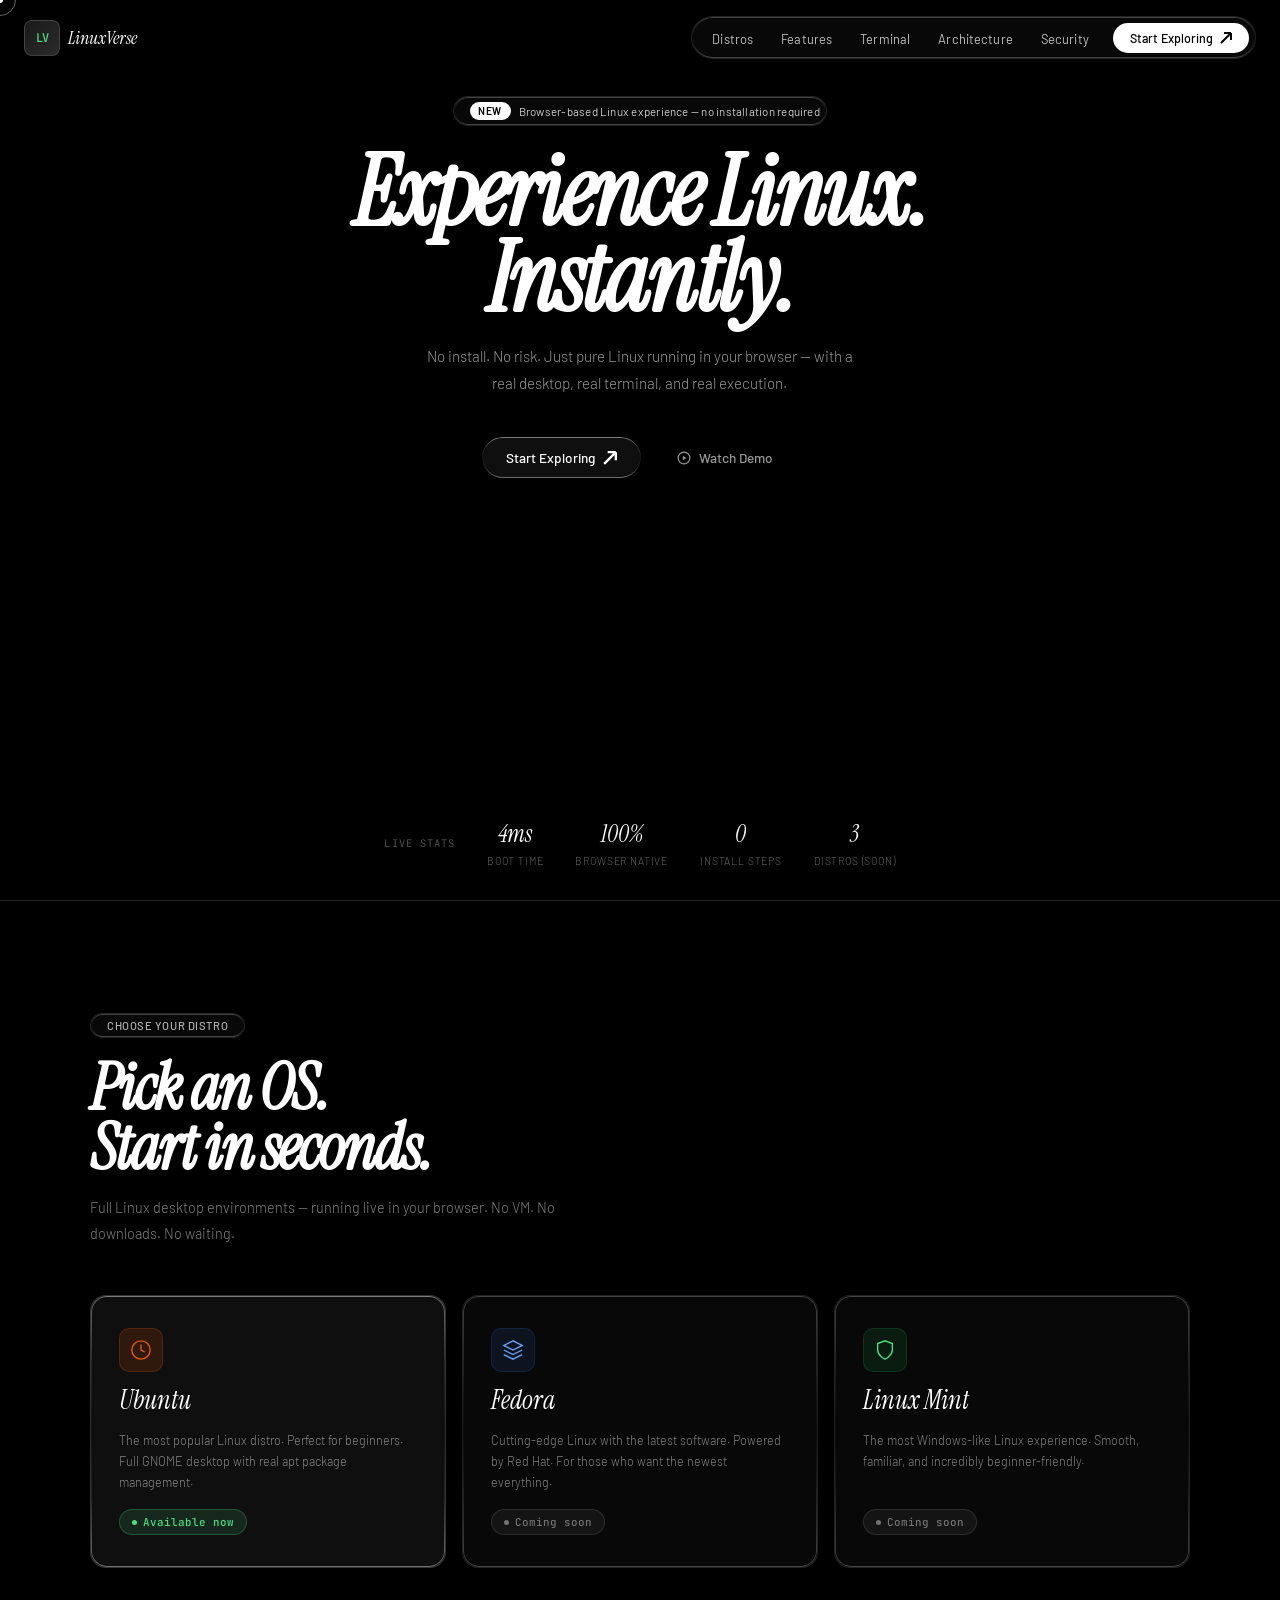
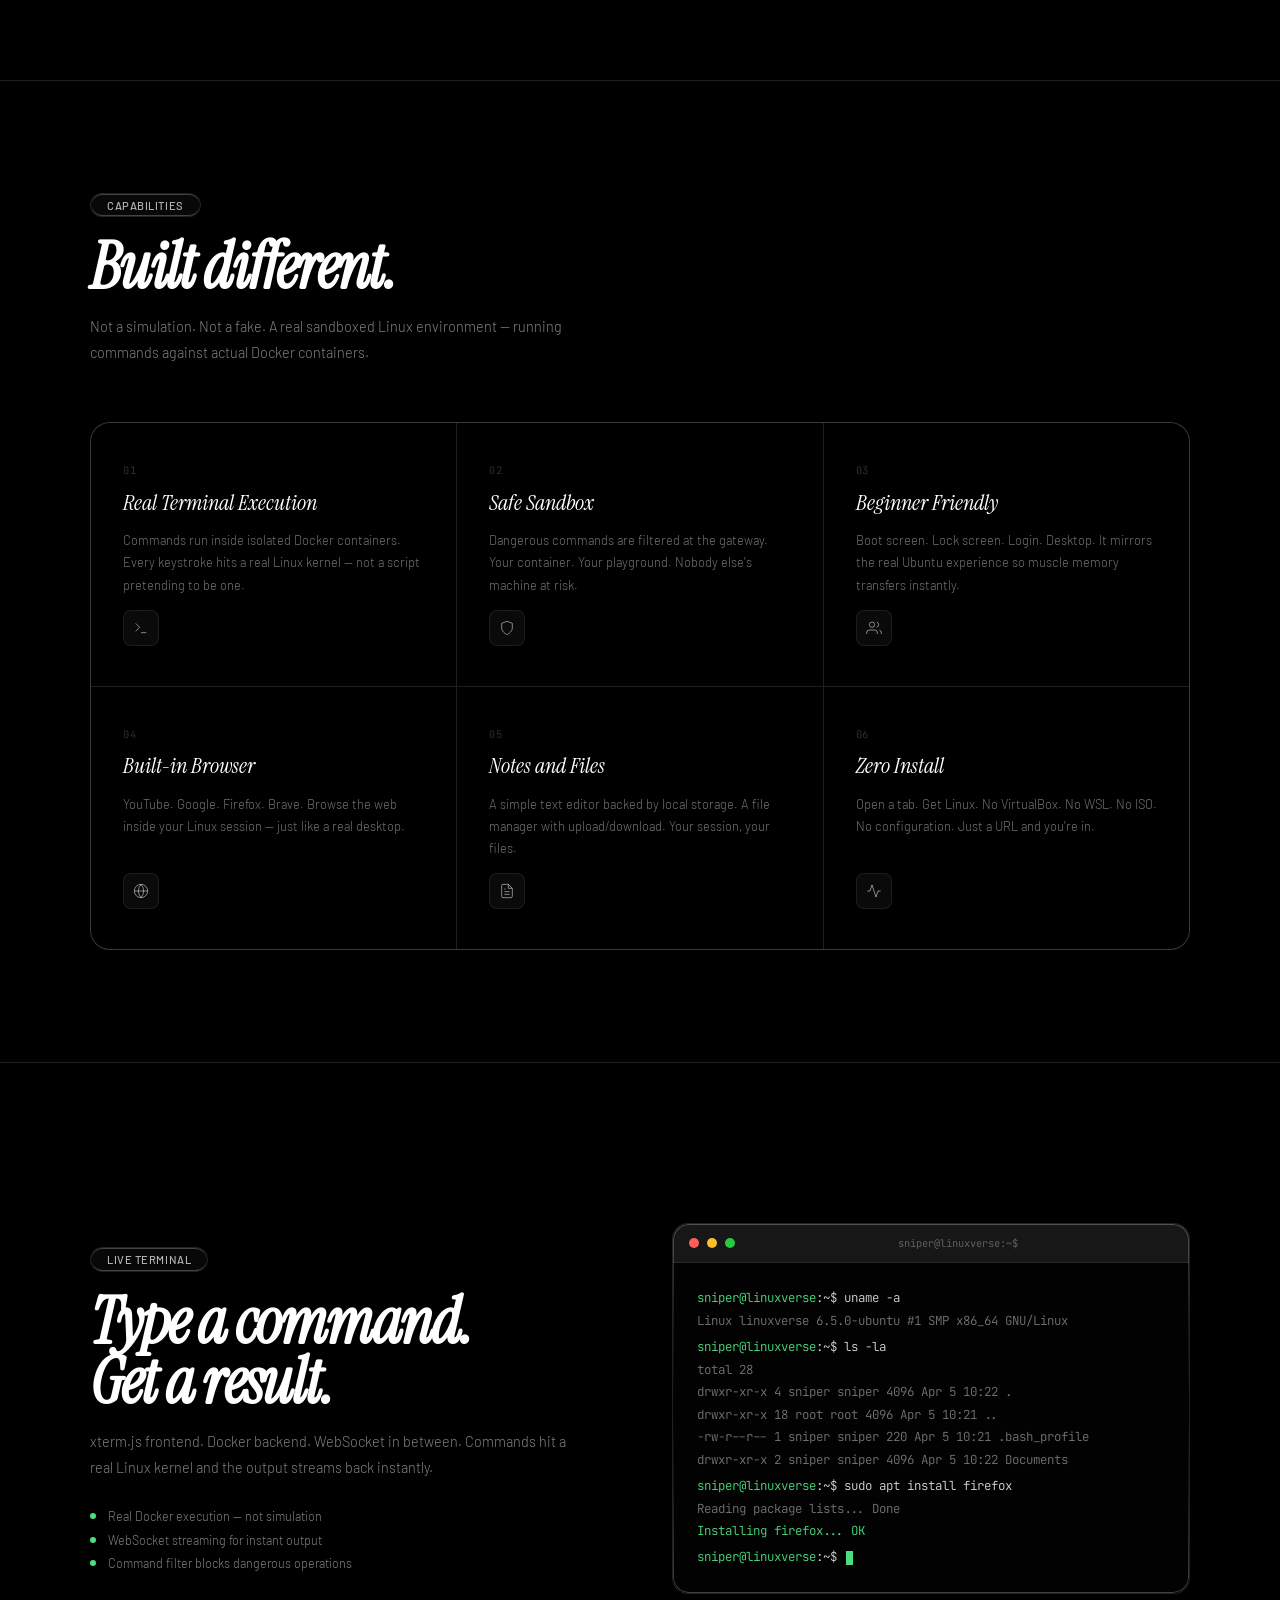
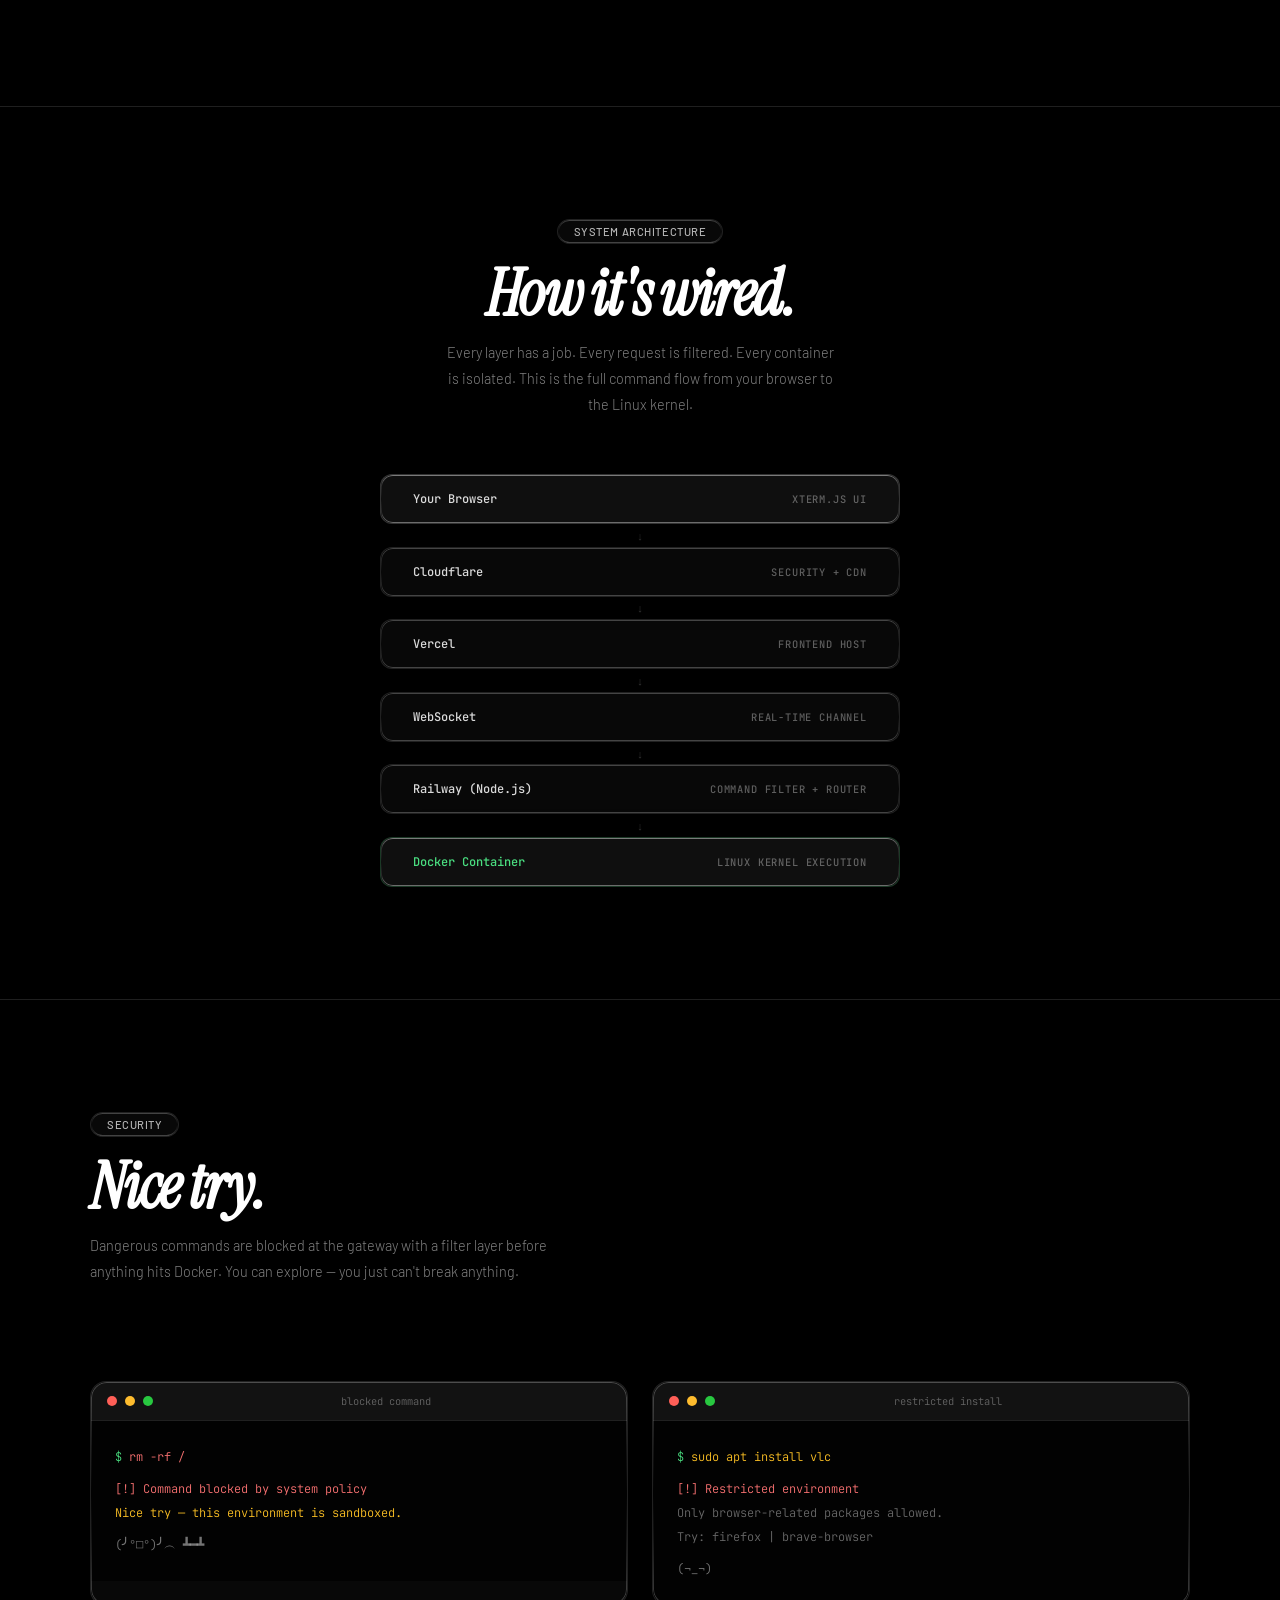
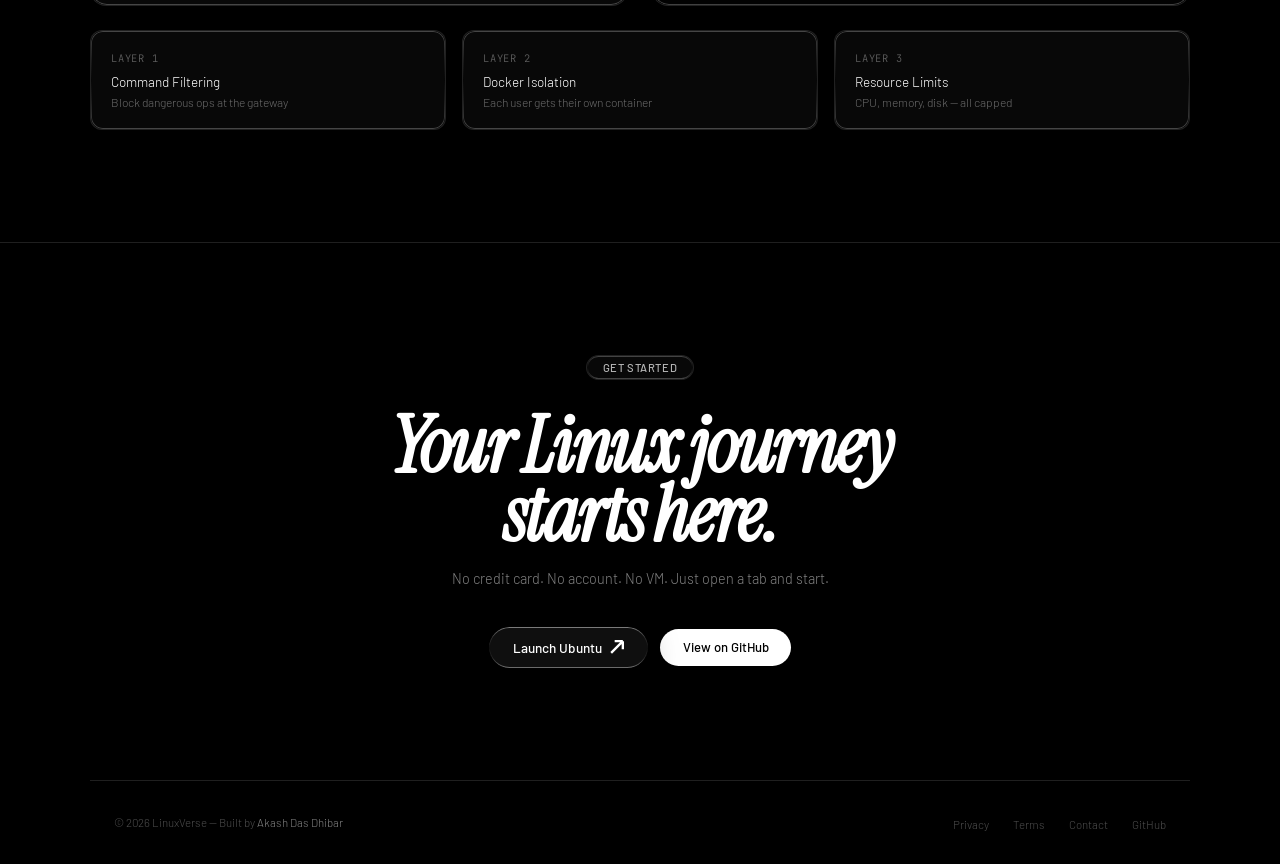
<file: frontend/index.html>
<!DOCTYPE html>
    <html lang="en">
    <head>
    <meta charset="UTF-8" />
    <meta name="viewport" content="width=device-width, initial-scale=1.0" />
    <title>LinuxVerse — Experience Linux. Instantly.</title>
    <meta name="description" content="Browser-based Linux OS experience. No install. No risk. Just pure Linux." />
    <link rel="preconnect" href="https://fonts.googleapis.com" />
    <link rel="preconnect" href="https://fonts.gstatic.com" crossorigin />
    <link href="https://fonts.googleapis.com/css2?family=Instrument+Serif:ital@0;1&family=Barlow:wght@300;400;500;600&family=JetBrains+Mono:wght@400;500&display=swap" rel="stylesheet" />
    <link rel="stylesheet" href="styles.css" />
    </head>
    <body>

    <div class="cursor-dot" id="dot"></div>
    <div class="cursor-ring" id="ring"></div>

    <!-- ── NAVBAR ── -->
    <nav>
    <a href="#" class="nav-logo">
    <div class="nav-logo-mark">LV</div>
    <span class="nav-logo-text">LinuxVerse</span>
    </a>

    <div class="glass nav-pill">
    <ul class="nav-links-center">
    <li><a href="#os">Distros</a></li>
    <li><a href="#features">Features</a></li>
    <li><a href="#terminal">Terminal</a></li>
    <li><a href="#arch">Architecture</a></li>
    <li><a href="#security">Security</a></li>
    </ul>
    <a href="#os" class="btn-pill">
    Start Exploring
    <svg viewBox="0 0 12 12" fill="none" stroke="currentColor" stroke-width="2"><path d="M1 11L11 1M11 1H4M11 1v7"/></svg>
    </a>
    </div>
    </nav>

    <!-- ── HERO ── -->
    <div class="hero">
    <video class="hero-video" autoplay loop muted playsinline
    src="https://d8j0ntlcm91z4.cloudfront.net/user_38xzZboKViGWJOttwIXH07lWA1P/hf_20260307_083826_e938b29f-a43a-41ec-a153-3d4730578ab8.mp4">
    </video>
    <div class="hero-overlay"></div>

    <div class="hero-content">
    <div class="glass badge reveal">
    <span class="badge-tag">NEW</span>
    Browser-based Linux experience — no installation required
    </div>

    <h1 class="hero-heading reveal reveal-d1">
    Experience Linux.<br/>Instantly.
    </h1>

    <p class="hero-sub reveal reveal-d2">
    No install. No risk. Just pure Linux running in your browser — with a real desktop, real terminal, and real execution.
    </p>

    <div class="hero-cta reveal reveal-d3">
    <a href="#os" class="glass-strong btn-glass">
    Start Exploring
    <svg width="14" height="14" viewBox="0 0 12 12" fill="none" stroke="currentColor" stroke-width="2"><path d="M1 11L11 1M11 1H4M11 1v7"/></svg>
    </a>
    <a href="#terminal" class="btn-glass" style="color: rgba(255,255,255,0.6);">
    <svg width="14" height="14" viewBox="0 0 24 24" fill="none" stroke="currentColor" stroke-width="2"><circle cx="12" cy="12" r="10"/><polygon points="10,8 16,12 10,16" fill="currentColor" stroke="none"/></svg>
    Watch Demo
    </a>
    </div>
    </div>

    <div class="hero-bottom">
    <div class="hero-bottom-label">Live stats</div>
    <div class="hero-bottom-items">
    <div class="hero-stat">
    <span class="hero-stat-val">4ms</span>
    <span class="hero-stat-label">Boot time</span>
    </div>
    <div class="hero-stat">
    <span class="hero-stat-val">100%</span>
    <span class="hero-stat-label">Browser native</span>
    </div>
    <div class="hero-stat">
    <span class="hero-stat-val">0</span>
    <span class="hero-stat-label">Install steps</span>
    </div>
    <div class="hero-stat">
    <span class="hero-stat-val">3</span>
    <span class="hero-stat-label">Distros (soon)</span>
    </div>
    </div>
    </div>
    </div>

    <!-- ── OS SELECTION ── -->
    <section class="os-section" id="os">
    <div class="section-inner">
    <div class="reveal">
    <div class="glass section-badge">Choose Your Distro</div>
    <h2 class="section-heading">Pick an OS.<br/>Start in seconds.</h2>
    <p class="section-sub">Full Linux desktop environments — running live in your browser. No VM. No downloads. No waiting.</p>
    </div>

    <div class="os-grid">
    <div class="glass-strong os-card available reveal reveal-d1">
    <div class="os-card-icon" style="background:rgba(234,88,12,0.15);border:1px solid rgba(234,88,12,0.2);">
    <svg viewBox="0 0 24 24" fill="none" stroke="#ea580c" stroke-width="1.5"><circle cx="12" cy="12" r="10"/><path d="M12 6v6l4 2"/></svg>
    </div>
    <div class="os-name">Ubuntu</div>
    <p class="os-desc">The most popular Linux distro. Perfect for beginners. Full GNOME desktop with real apt package management.</p>
    <div class="os-status available">
    <span class="os-status-dot"></span>
    Available now
    </div>
    </div>

    <div class="glass os-card locked reveal reveal-d2">
    <div class="os-card-icon" style="background:rgba(59,130,246,0.1);border:1px solid rgba(59,130,246,0.15);">
    <svg viewBox="0 0 24 24" fill="none" stroke="#60a5fa" stroke-width="1.5"><path d="M12 2L2 7l10 5 10-5-10-5zM2 17l10 5 10-5M2 12l10 5 10-5"/></svg>
    </div>
    <div class="os-name">Fedora</div>
    <p class="os-desc">Cutting-edge Linux with the latest software. Powered by Red Hat. For those who want the newest everything.</p>
    <div class="os-status soon">
    <span class="os-status-dot"></span>
    Coming soon
    </div>
    </div>

    <div class="glass os-card locked reveal reveal-d3">
    <div class="os-card-icon" style="background:rgba(34,197,94,0.1);border:1px solid rgba(34,197,94,0.15);">
    <svg viewBox="0 0 24 24" fill="none" stroke="#4ade80" stroke-width="1.5"><path d="M12 22s8-4 8-10V5l-8-3-8 3v7c0 6 8 10 8 10z"/></svg>
    </div>
    <div class="os-name">Linux Mint</div>
    <p class="os-desc">The most Windows-like Linux experience. Smooth, familiar, and incredibly beginner-friendly.</p>
    <div class="os-status soon">
    <span class="os-status-dot"></span>
    Coming soon
    </div>
    </div>
    </div>
    </div>
    </section>

    <!-- ── FEATURES ── -->
    <section class="features-section" id="features">
    <div class="section-inner">
    <div class="reveal">
    <div class="glass section-badge">Capabilities</div>
    <h2 class="section-heading">Built different.</h2>
    <p class="section-sub">Not a simulation. Not a fake. A real sandboxed Linux environment — running commands against actual Docker containers.</p>
    </div>

    <div class="features-grid reveal reveal-d1">
    <div class="feature-cell">
    <span class="feature-num">01</span>
    <div class="feature-title">Real Terminal Execution</div>
    <p class="feature-desc">Commands run inside isolated Docker containers. Every keystroke hits a real Linux kernel — not a script pretending to be one.</p>
    <div class="feature-icon">
    <svg viewBox="0 0 24 24" fill="none" stroke-width="1.5"><polyline points="4 17 10 11 4 5"/><line x1="12" y1="19" x2="20" y2="19"/></svg>
    </div>
    </div>

    <div class="feature-cell">
    <span class="feature-num">02</span>
    <div class="feature-title">Safe Sandbox</div>
    <p class="feature-desc">Dangerous commands are filtered at the gateway. Your container. Your playground. Nobody else's machine at risk.</p>
    <div class="feature-icon">
    <svg viewBox="0 0 24 24" fill="none" stroke-width="1.5"><path d="M12 22s8-4 8-10V5l-8-3-8 3v7c0 6 8 10 8 10z"/></svg>
    </div>
    </div>

    <div class="feature-cell">
    <span class="feature-num">03</span>
    <div class="feature-title">Beginner Friendly</div>
    <p class="feature-desc">Boot screen. Lock screen. Login. Desktop. It mirrors the real Ubuntu experience so muscle memory transfers instantly.</p>
    <div class="feature-icon">
    <svg viewBox="0 0 24 24" fill="none" stroke-width="1.5"><path d="M17 21v-2a4 4 0 0 0-4-4H5a4 4 0 0 0-4 4v2"/><circle cx="9" cy="7" r="4"/><path d="M23 21v-2a4 4 0 0 0-3-3.87"/><path d="M16 3.13a4 4 0 0 1 0 7.75"/></svg>
    </div>
    </div>

    <div class="feature-cell">
    <span class="feature-num">04</span>
    <div class="feature-title">Built-in Browser</div>
    <p class="feature-desc">YouTube. Google. Firefox. Brave. Browse the web inside your Linux session — just like a real desktop.</p>
    <div class="feature-icon">
    <svg viewBox="0 0 24 24" fill="none" stroke-width="1.5"><circle cx="12" cy="12" r="10"/><line x1="2" y1="12" x2="22" y2="12"/><path d="M12 2a15.3 15.3 0 0 1 4 10 15.3 15.3 0 0 1-4 10 15.3 15.3 0 0 1-4-10 15.3 15.3 0 0 1 4-10z"/></svg>
    </div>
    </div>

    <div class="feature-cell">
    <span class="feature-num">05</span>
    <div class="feature-title">Notes and Files</div>
    <p class="feature-desc">A simple text editor backed by local storage. A file manager with upload/download. Your session, your files.</p>
    <div class="feature-icon">
    <svg viewBox="0 0 24 24" fill="none" stroke-width="1.5"><path d="M14 2H6a2 2 0 0 0-2 2v16a2 2 0 0 0 2 2h12a2 2 0 0 0 2-2V8z"/><polyline points="14 2 14 8 20 8"/><line x1="16" y1="13" x2="8" y2="13"/><line x1="16" y1="17" x2="8" y2="17"/><polyline points="10 9 9 9 8 9"/></svg>
    </div>
    </div>

    <div class="feature-cell">
    <span class="feature-num">06</span>
    <div class="feature-title">Zero Install</div>
    <p class="feature-desc">Open a tab. Get Linux. No VirtualBox. No WSL. No ISO. No configuration. Just a URL and you're in.</p>
    <div class="feature-icon">
    <svg viewBox="0 0 24 24" fill="none" stroke-width="1.5"><polyline points="22 12 18 12 15 21 9 3 6 12 2 12"/></svg>
    </div>
    </div>
    </div>
    </div>
    </section>

    <!-- ── TERMINAL PREVIEW ── -->
    <section class="terminal-section" id="terminal">
    <div class="section-inner">
    <div class="terminal-layout">
    <div class="reveal">
    <div class="glass section-badge">Live Terminal</div>
    <h2 class="section-heading">Type a command.<br/>Get a result.</h2>
    <p class="section-sub" style="margin-bottom:1.75rem;">xterm.js frontend. Docker backend. WebSocket in between. Commands hit a real Linux kernel and the output streams back instantly.</p>
    <div style="display:flex;flex-direction:column;gap:0.6rem;">
    <div style="display:flex;align-items:center;gap:0.75rem;">
        <div style="width:6px;height:6px;border-radius:50%;background:var(--accent);flex-shrink:0;"></div>
        <span style="font-size:0.78rem;color:rgba(255,255,255,0.5);">Real Docker execution — not simulation</span>
    </div>
    <div style="display:flex;align-items:center;gap:0.75rem;">
        <div style="width:6px;height:6px;border-radius:50%;background:var(--accent);flex-shrink:0;"></div>
        <span style="font-size:0.78rem;color:rgba(255,255,255,0.5);">WebSocket streaming for instant output</span>
    </div>
    <div style="display:flex;align-items:center;gap:0.75rem;">
        <div style="width:6px;height:6px;border-radius:50%;background:var(--accent);flex-shrink:0;"></div>
        <span style="font-size:0.78rem;color:rgba(255,255,255,0.5);">Command filter blocks dangerous operations</span>
    </div>
    </div>
    </div>

    <div class="glass terminal-window reveal reveal-d2">
    <div class="terminal-bar">
    <div class="t-btn t-close"></div>
    <div class="t-btn t-min"></div>
    <div class="t-btn t-max"></div>
    <span class="terminal-title">sniper@linuxverse:~$</span>
    </div>
    <div class="terminal-body">
    <div><span class="t-prompt">sniper@linuxverse</span><span class="t-cmd">:~$ </span><span class="t-cmd">uname -a</span></div>
    <div class="t-out">Linux linuxverse 6.5.0-ubuntu #1 SMP x86_64 GNU/Linux</div>
    <div style="margin-top:0.25rem;"></div>
    <div><span class="t-prompt">sniper@linuxverse</span><span class="t-cmd">:~$ </span><span class="t-cmd">ls -la</span></div>
    <div class="t-out">total 28</div>
    <div class="t-out">drwxr-xr-x  4 sniper sniper 4096 Apr  5 10:22 .</div>
    <div class="t-out">drwxr-xr-x 18 root   root   4096 Apr  5 10:21 ..</div>
    <div class="t-out">-rw-r--r--  1 sniper sniper  220 Apr  5 10:21 .bash_profile</div>
    <div class="t-out">drwxr-xr-x  2 sniper sniper 4096 Apr  5 10:22 Documents</div>
    <div style="margin-top:0.25rem;"></div>
    <div><span class="t-prompt">sniper@linuxverse</span><span class="t-cmd">:~$ </span><span class="t-cmd">sudo apt install firefox</span></div>
    <div class="t-out">Reading package lists... Done</div>
    <div class="cmd-safe">Installing firefox... OK</div>
    <div style="margin-top:0.25rem;"></div>
    <div><span class="t-prompt">sniper@linuxverse</span><span class="t-cmd">:~$ </span><span class="t-blink"></span></div>
    </div>
    </div>
    </div>
    </div>
    </section>

    <!-- ── ARCHITECTURE ── -->
    <section class="arch-section" id="arch">
    <div class="section-inner" style="max-width:700px;">
    <div class="reveal" style="text-align:center;">
    <div class="glass section-badge">System Architecture</div>
    <h2 class="section-heading">How it's wired.</h2>
    <p class="section-sub" style="max-width:400px;margin:0 auto 3.5rem;">Every layer has a job. Every request is filtered. Every container is isolated. This is the full command flow from your browser to the Linux kernel.</p>
    </div>

    <div class="arch-flow">
    <div class="glass-strong arch-node reveal">
    <span>Your Browser</span>
    <span class="arch-node-label">xterm.js UI</span>
    </div>
    <div class="arch-arrow reveal">↓</div>
    <div class="glass arch-node reveal reveal-d1">
    <span>Cloudflare</span>
    <span class="arch-node-label">Security + CDN</span>
    </div>
    <div class="arch-arrow reveal reveal-d1">↓</div>
    <div class="glass arch-node reveal reveal-d2">
    <span>Vercel</span>
    <span class="arch-node-label">Frontend host</span>
    </div>
    <div class="arch-arrow reveal reveal-d2">↓</div>
    <div class="glass arch-node reveal reveal-d3">
    <span>WebSocket</span>
    <span class="arch-node-label">Real-time channel</span>
    </div>
    <div class="arch-arrow reveal reveal-d3">↓</div>
    <div class="glass arch-node reveal reveal-d4">
    <span>Railway (Node.js)</span>
    <span class="arch-node-label">Command filter + router</span>
    </div>
    <div class="arch-arrow reveal reveal-d4">↓</div>
    <div class="glass-strong arch-node reveal reveal-d5" style="border-color:rgba(74,222,128,0.2);">
    <span style="color:var(--accent);">Docker Container</span>
    <span class="arch-node-label">Linux Kernel Execution</span>
    </div>
    </div>
    </div>
    </section>

    <!-- ── SECURITY ── -->
    <section id="security" style="border-top:1px solid var(--border);padding:7rem 1.5rem;">
    <div class="section-inner">
    <div class="reveal">
    <div class="glass section-badge">Security</div>
    <h2 class="section-heading">Nice try.</h2>
    <p class="section-sub">Dangerous commands are blocked at the gateway with a filter layer before anything hits Docker. You can explore — you just can't break anything.</p>
    </div>

    <div style="display:grid;grid-template-columns:1fr 1fr;gap:1.5rem;margin-top:3rem;" class="reveal reveal-d1">
    <div class="glass blocked-demo">
    <div class="blocked-bar">
    <div class="t-btn t-close"></div>
    <div class="t-btn t-min"></div>
    <div class="t-btn t-max"></div>
    <span class="terminal-title">blocked command</span>
    </div>
    <div class="blocked-body">
    <div><span class="t-prompt">$</span> <span class="t-err">rm -rf /</span></div>
    <div style="margin:0.5rem 0;"></div>
    <div class="cmd-blocked">[!] Command blocked by system policy</div>
    <div class="t-warn">Nice try — this environment is sandboxed.</div>
    <div class="t-out" style="margin-top:0.5rem;">(╯°□°)╯︵ ┻━┻</div>
    </div>
    </div>

    <div class="glass blocked-demo">
    <div class="blocked-bar">
    <div class="t-btn t-close"></div>
    <div class="t-btn t-min"></div>
    <div class="t-btn t-max"></div>
    <span class="terminal-title">restricted install</span>
    </div>
    <div class="blocked-body">
    <div><span class="t-prompt">$</span> <span class="t-warn">sudo apt install vlc</span></div>
    <div style="margin:0.5rem 0;"></div>
    <div class="cmd-blocked">[!] Restricted environment</div>
    <div class="cmd-info">Only browser-related packages allowed.</div>
    <div class="cmd-info">Try: firefox  |  brave-browser</div>
    <div class="t-out" style="margin-top:0.5rem;">(¬_¬)</div>
    </div>
    </div>
    </div>

    <div style="display:grid;grid-template-columns:repeat(3,1fr);gap:1rem;margin-top:1.5rem;" class="reveal reveal-d2">
    <div class="glass" style="border-radius:12px;padding:1.25rem;">
    <div style="font-family:var(--font-mono);font-size:0.65rem;color:rgba(255,255,255,0.35);text-transform:uppercase;letter-spacing:0.08em;margin-bottom:0.5rem;">Layer 1</div>
    <div style="font-size:0.85rem;color:#fff;">Command Filtering</div>
    <div style="font-size:0.75rem;color:rgba(255,255,255,0.4);margin-top:0.3rem;">Block dangerous ops at the gateway</div>
    </div>
    <div class="glass" style="border-radius:12px;padding:1.25rem;">
    <div style="font-family:var(--font-mono);font-size:0.65rem;color:rgba(255,255,255,0.35);text-transform:uppercase;letter-spacing:0.08em;margin-bottom:0.5rem;">Layer 2</div>
    <div style="font-size:0.85rem;color:#fff;">Docker Isolation</div>
    <div style="font-size:0.75rem;color:rgba(255,255,255,0.4);margin-top:0.3rem;">Each user gets their own container</div>
    </div>
    <div class="glass" style="border-radius:12px;padding:1.25rem;">
    <div style="font-family:var(--font-mono);font-size:0.65rem;color:rgba(255,255,255,0.35);text-transform:uppercase;letter-spacing:0.08em;margin-bottom:0.5rem;">Layer 3</div>
    <div style="font-size:0.85rem;color:#fff;">Resource Limits</div>
    <div style="font-size:0.75rem;color:rgba(255,255,255,0.4);margin-top:0.3rem;">CPU, memory, disk — all capped</div>
    </div>
    </div>
    </div>
    </section>

    <!-- ── CTA ── -->
    <section class="cta-section">
    <div class="section-inner" style="text-align:center;">
    <div class="reveal">
    <div class="glass section-badge" style="margin-bottom:2rem;">Get started</div>
    <h2 class="cta-heading">Your Linux journey<br/>starts here.</h2>
    <p class="cta-sub">No credit card. No account. No VM. Just open a tab and start.</p>
    <div class="cta-btns">
    <a href="#os" class="glass-strong btn-glass">
    Launch Ubuntu
    <svg width="14" height="14" viewBox="0 0 12 12" fill="none" stroke="currentColor" stroke-width="2"><path d="M1 11L11 1M11 1H4M11 1v7"/></svg>
    </a>
    <a href="https://github.com/SniperRavan" target="_blank" class="btn-pill" style="font-size:0.82rem;padding:0.65rem 1.4rem;">
    View on GitHub
    </a>
    </div>
    </div>
    </div>
    </section>

    <!-- ── FOOTER ── -->
    <footer>
    <div class="footer-copy">
    &copy; 2026 LinuxVerse &mdash; Built by <a href="https://github.com/SniperRavan" style="color:rgba(255,255,255,0.5);text-decoration:none;">Akash Das Dhibar</a>
    </div>
    <ul class="footer-links">
    <li><a href="#">Privacy</a></li>
    <li><a href="#">Terms</a></li>
    <li><a href="https://www.linkedin.com/in/akash-das-dhibar">Contact</a></li>
    <li><a href="https://github.com/SniperRavan" target="_blank">GitHub</a></li>
    </ul>
    </footer>

    <script src="server.js"></script>
    </body>
    </html>
</file>
<file: frontend/styles.css>
*, *::before, *::after { box-sizing: border-box; margin: 0; padding: 0; }

:root {
  --bg: #000;
  --fg: #fff;
  --muted: rgba(255,255,255,0.5);
  --dim: rgba(255,255,255,0.25);
  --border: rgba(255,255,255,0.12);
  --accent: #4ade80;
  --accent-dim: rgba(74,222,128,0.15);
  --font-serif: 'Instrument Serif', serif;
  --font-sans: 'Barlow', sans-serif;
  --font-mono: 'JetBrains Mono', monospace;
}

html { scroll-behavior: smooth; }
body {
  background: var(--bg);
  color: var(--fg);
  font-family: var(--font-sans);
  font-weight: 300;
  overflow-x: hidden;
  cursor: none;
}

/* ── CUSTOM CURSOR ── */
.cursor-dot {
  width: 6px; height: 6px;
  background: #fff;
  border-radius: 50%;
  position: fixed;
  top: 0; left: 0;
  pointer-events: none;
  z-index: 9999;
  transform: translate(-50%, -50%);
  transition: transform 0.05s linear;
}
.cursor-ring {
  width: 32px; height: 32px;
  border: 1px solid rgba(255,255,255,0.4);
  border-radius: 50%;
  position: fixed;
  top: 0; left: 0;
  pointer-events: none;
  z-index: 9998;
  transform: translate(-50%, -50%);
  transition: transform 0.15s ease, width 0.2s ease, height 0.2s ease, border-color 0.2s ease;
}
body:has(a:hover) .cursor-ring,
body:has(button:hover) .cursor-ring {
  width: 48px; height: 48px;
  border-color: rgba(255,255,255,0.6);
}

/* ── LIQUID GLASS ── */
.glass {
  background: rgba(255,255,255,0.03);
  backdrop-filter: blur(12px);
  -webkit-backdrop-filter: blur(12px);
  border: 1px solid rgba(255,255,255,0.1);
  position: relative;
}
.glass::before {
  content: '';
  position: absolute; inset: 0;
  border-radius: inherit;
  padding: 1px;
  background: linear-gradient(180deg,
    rgba(255,255,255,0.25) 0%,
    rgba(255,255,255,0.08) 30%,
    rgba(255,255,255,0) 50%,
    rgba(255,255,255,0.08) 70%,
    rgba(255,255,255,0.25) 100%);
  /* Standard property first, then vendor prefix */
  mask:
    linear-gradient(#fff 0 0) content-box,
    linear-gradient(#fff 0 0);
  -webkit-mask:
    linear-gradient(#fff 0 0) content-box,
    linear-gradient(#fff 0 0);
  mask-composite: exclude;
  -webkit-mask-composite: xor;
  pointer-events: none;
}
.glass-strong {
  background: rgba(255,255,255,0.06);
  backdrop-filter: blur(40px);
  -webkit-backdrop-filter: blur(40px);
  border: 1px solid rgba(255,255,255,0.15);
  box-shadow: 0 8px 32px rgba(0,0,0,0.4), inset 0 1px 0 rgba(255,255,255,0.1);
  position: relative;
}
.glass-strong::before {
  content: '';
  position: absolute; inset: 0;
  border-radius: inherit;
  padding: 1px;
  background: linear-gradient(180deg,
    rgba(255,255,255,0.4) 0%,
    rgba(255,255,255,0.1) 25%,
    rgba(255,255,255,0) 50%,
    rgba(255,255,255,0.1) 75%,
    rgba(255,255,255,0.4) 100%);
  /* Standard property first, then vendor prefix */
  mask:
    linear-gradient(#fff 0 0) content-box,
    linear-gradient(#fff 0 0);
  -webkit-mask:
    linear-gradient(#fff 0 0) content-box,
    linear-gradient(#fff 0 0);
  mask-composite: exclude;
  -webkit-mask-composite: xor;
  pointer-events: none;
}

/* ── NAVBAR ── */
nav {
  position: fixed;
  top: 0; left: 0; right: 0;
  z-index: 100;
  padding: 1rem 1.5rem;
  display: flex;
  align-items: center;
  justify-content: space-between;
}
.nav-logo {
  display: flex; align-items: center; gap: 0.5rem;
  text-decoration: none;
}
.nav-logo-mark {
  width: 36px; height: 36px;
  border-radius: 8px;
  background: linear-gradient(135deg, #1a1a1a 0%, #2a2a2a 100%);
  border: 1px solid rgba(255,255,255,0.15);
  display: flex; align-items: center; justify-content: center;
  font-family: var(--font-mono);
  font-size: 0.75rem;
  color: var(--accent);
  font-weight: 500;
  letter-spacing: -0.05em;
}
.nav-logo-text {
  font-family: var(--font-serif);
  font-style: italic;
  font-size: 1.1rem;
  color: #fff;
}
.nav-pill {
  border-radius: 9999px;
  padding: 0.35rem 0.35rem 0.35rem 1.25rem;
  display: flex; align-items: center; gap: 0.25rem;
}
.nav-links-center {
  display: flex; align-items: center; gap: 1.75rem;
  list-style: none;
  margin-right: 1.25rem;
}
.nav-links-center a {
  text-decoration: none;
  font-size: 0.8rem;
  font-weight: 400;
  color: rgba(255,255,255,0.75);
  letter-spacing: 0.01em;
  transition: color 0.2s;
}
.nav-links-center a:hover { color: #fff; }
.btn-pill {
  background: #fff;
  color: #000;
  border: none;
  border-radius: 9999px;
  padding: 0.5rem 1.1rem;
  font-family: var(--font-sans);
  font-size: 0.78rem;
  font-weight: 500;
  cursor: none;
  display: inline-flex; align-items: center; gap: 0.4rem;
  transition: background 0.2s, transform 0.2s;
  text-decoration: none;
}
.btn-pill:hover { background: #e8e8e8; transform: scale(1.02); }
.btn-pill svg { width: 12px; height: 12px; }

.btn-glass {
  border-radius: 9999px;
  padding: 0.75rem 1.5rem;
  font-family: var(--font-sans);
  font-size: 0.85rem;
  font-weight: 500;
  color: #fff;
  cursor: none;
  display: inline-flex; align-items: center; gap: 0.5rem;
  border: none;
  transition: transform 0.2s, box-shadow 0.2s;
  text-decoration: none;
}
.btn-glass:hover { transform: translateY(-1px); box-shadow: 0 12px 40px rgba(0,0,0,0.5); }

/* ── HERO ── */
.hero {
  position: relative;
  min-height: 100vh;
  display: flex;
  flex-direction: column;
  align-items: center;
  justify-content: center;
  overflow: hidden;
  text-align: center;
  padding: 6rem 1.5rem 0;
}
.hero-video {
  position: absolute;
  inset: 0;
  width: 100%; height: 100%;
  object-fit: cover;
  z-index: 0;
  opacity: 0.55;
}
.hero-overlay {
  position: absolute;
  inset: 0;
  background: linear-gradient(to bottom,
    rgba(0,0,0,0.3) 0%,
    rgba(0,0,0,0.1) 40%,
    rgba(0,0,0,0.5) 80%,
    rgba(0,0,0,1) 100%);
  z-index: 1;
}
.hero-content {
  position: relative;
  z-index: 2;
  max-width: 760px;
}
.badge {
  display: inline-flex;
  align-items: center;
  gap: 0.5rem;
  border-radius: 9999px;
  padding: 0.3rem 0.4rem 0.3rem 1rem;
  font-size: 0.72rem;
  font-weight: 400;
  color: rgba(255,255,255,0.8);
  letter-spacing: 0.02em;
  margin-bottom: 1.5rem;
}
.badge-tag {
  background: #fff;
  color: #000;
  font-size: 0.65rem;
  font-weight: 600;
  padding: 0.2rem 0.55rem;
  border-radius: 9999px;
  letter-spacing: 0.05em;
}
.hero-heading {
  font-family: var(--font-serif);
  font-style: italic;
  font-size: clamp(3rem, 8vw, 6rem);
  line-height: 0.9;
  letter-spacing: -0.03em;
  color: #fff;
  margin-bottom: 1.25rem;
}
.hero-sub {
  font-size: 0.95rem;
  color: rgba(255,255,255,0.6);
  max-width: 440px;
  margin: 0 auto 2.5rem;
  line-height: 1.8;
  font-weight: 300;
}
.hero-cta {
  display: flex;
  align-items: center;
  justify-content: center;
  gap: 0.75rem;
  flex-wrap: wrap;
}
.hero-bottom {
  position: relative;
  z-index: 2;
  width: 100%;
  padding: 2rem 1.5rem;
  margin-top: auto;
  display: flex;
  align-items: center;
  justify-content: center;
  gap: 2rem;
  flex-wrap: wrap;
}
.hero-bottom-label {
  font-size: 0.65rem;
  color: rgba(255,255,255,0.35);
  text-transform: uppercase;
  letter-spacing: 0.1em;
  font-family: var(--font-mono);
}
.hero-bottom-items {
  display: flex; align-items: center; gap: 2rem; flex-wrap: wrap;
}
.hero-stat { text-align: center; }
.hero-stat-val {
  font-family: var(--font-serif);
  font-style: italic;
  font-size: 1.5rem;
  color: #fff;
  display: block;
}
.hero-stat-label {
  font-size: 0.65rem;
  color: rgba(255,255,255,0.4);
  text-transform: uppercase;
  letter-spacing: 0.08em;
}

/* ── SECTION COMMON ── */
section { padding: 7rem 1.5rem; }
.section-inner { max-width: 1100px; margin: 0 auto; }
.section-badge {
  display: inline-block;
  border-radius: 9999px;
  padding: 0.3rem 1rem;
  font-size: 0.7rem;
  font-weight: 500;
  color: rgba(255,255,255,0.7);
  letter-spacing: 0.05em;
  text-transform: uppercase;
  margin-bottom: 1.25rem;
}
.section-heading {
  font-family: var(--font-serif);
  font-style: italic;
  font-size: clamp(2.5rem, 5vw, 4rem);
  line-height: 0.95;
  letter-spacing: -0.03em;
  color: #fff;
  margin-bottom: 1rem;
}
.section-sub {
  font-size: 0.9rem;
  color: rgba(255,255,255,0.5);
  line-height: 1.8;
  font-weight: 300;
  max-width: 480px;
}

/* ── OS SELECTION ── */
.os-section { border-top: 1px solid var(--border); }
.os-grid {
  display: grid;
  grid-template-columns: repeat(3, 1fr);
  gap: 1rem;
  margin-top: 3rem;
}
.os-card {
  border-radius: 16px;
  padding: 2rem 1.75rem;
  display: flex;
  flex-direction: column;
  gap: 1rem;
  cursor: none;
  transition: transform 0.3s ease, box-shadow 0.3s ease;
}
.os-card:hover { transform: translateY(-4px); box-shadow: 0 24px 60px rgba(0,0,0,0.6); }
.os-card.locked { opacity: 0.5; cursor: not-allowed; }
.os-card-icon {
  width: 44px; height: 44px;
  border-radius: 10px;
  display: flex; align-items: center; justify-content: center;
}
.os-card-icon svg { width: 22px; height: 22px; }
.os-name {
  font-family: var(--font-serif);
  font-style: italic;
  font-size: 1.6rem;
  color: #fff;
  line-height: 1;
}
.os-desc {
  font-size: 0.78rem;
  color: rgba(255,255,255,0.5);
  line-height: 1.7;
}
.os-status {
  display: inline-flex; align-items: center; gap: 0.4rem;
  font-size: 0.68rem;
  font-family: var(--font-mono);
  font-weight: 500;
  padding: 0.3rem 0.75rem;
  border-radius: 9999px;
  margin-top: auto;
  align-self: flex-start;
}
.os-status.available {
  background: rgba(74,222,128,0.12);
  color: #4ade80;
  border: 1px solid rgba(74,222,128,0.25);
}
.os-status.soon {
  background: rgba(255,255,255,0.05);
  color: rgba(255,255,255,0.4);
  border: 1px solid rgba(255,255,255,0.1);
}
.os-status-dot {
  width: 5px; height: 5px;
  border-radius: 50%;
  background: currentColor;
}
.os-status.available .os-status-dot { animation: pulse 2s infinite; }
@keyframes pulse {
  0%, 100% { opacity: 1; }
  50% { opacity: 0.3; }
}

/* ── FEATURES ── */
.features-section { border-top: 1px solid var(--border); }
.features-grid {
  display: grid;
  grid-template-columns: repeat(3, 1fr);
  gap: 1px;
  background: var(--border);
  border: 1px solid var(--border);
  border-radius: 20px;
  overflow: hidden;
  margin-top: 3.5rem;
}
.feature-cell {
  background: #000;
  padding: 2.5rem 2rem;
  display: flex;
  flex-direction: column;
  gap: 0.85rem;
  transition: background 0.3s;
}
.feature-cell:hover { background: rgba(255,255,255,0.03); }
.feature-num {
  font-family: var(--font-mono);
  font-size: 0.65rem;
  color: rgba(255,255,255,0.2);
  letter-spacing: 0.05em;
}
.feature-title {
  font-family: var(--font-serif);
  font-style: italic;
  font-size: 1.4rem;
  color: #fff;
  line-height: 1.1;
}
.feature-desc {
  font-size: 0.8rem;
  color: rgba(255,255,255,0.45);
  line-height: 1.75;
}
.feature-icon {
  margin-top: auto;
  width: 36px; height: 36px;
  border-radius: 8px;
  display: flex; align-items: center; justify-content: center;
  background: rgba(255,255,255,0.04);
  border: 1px solid rgba(255,255,255,0.08);
}
.feature-icon svg { width: 16px; height: 16px; stroke: rgba(255,255,255,0.5); }

/* ── TERMINAL PREVIEW ── */
.terminal-section { border-top: 1px solid var(--border); }
.terminal-layout {
  display: grid;
  grid-template-columns: 1fr 1fr;
  gap: 4rem;
  align-items: center;
  margin-top: 3rem;
}
.terminal-window {
  border-radius: 16px;
  overflow: hidden;
}
.terminal-bar {
  background: rgba(255,255,255,0.06);
  padding: 0.75rem 1rem;
  display: flex;
  align-items: center;
  gap: 0.5rem;
  border-bottom: 1px solid rgba(255,255,255,0.08);
}
.t-btn { width: 10px; height: 10px; border-radius: 50%; }
.t-close { background: #ff5f57; }
.t-min   { background: #febc2e; }
.t-max   { background: #28c840; }
.terminal-title {
  font-family: var(--font-mono);
  font-size: 0.65rem;
  color: rgba(255,255,255,0.35);
  margin-left: auto;
  margin-right: auto;
}
.terminal-body {
  background: rgba(0,0,0,0.8);
  padding: 1.5rem;
  font-family: var(--font-mono);
  font-size: 0.78rem;
  line-height: 1.8;
  min-height: 280px;
}
.t-prompt { color: var(--accent); }
.t-cmd    { color: rgba(255,255,255,0.85); }
.t-out    { color: rgba(255,255,255,0.45); }
.t-err    { color: #f87171; }
.t-warn   { color: #fbbf24; }
.t-blink {
  display: inline-block;
  width: 7px; height: 14px;
  background: var(--accent);
  vertical-align: middle;
  animation: blink 1.1s step-end infinite;
  margin-left: 2px;
}
@keyframes blink { 0%,100%{opacity:1} 50%{opacity:0} }

/* ── ARCHITECTURE ── */
.arch-section { border-top: 1px solid var(--border); }
.arch-flow {
  display: flex;
  flex-direction: column;
  align-items: center;
  gap: 0;
  margin-top: 3.5rem;
}
.arch-node {
  border-radius: 12px;
  padding: 1rem 2rem;
  font-family: var(--font-mono);
  font-size: 0.75rem;
  font-weight: 500;
  color: rgba(255,255,255,0.85);
  display: flex;
  align-items: center;
  justify-content: space-between;
  gap: 1.5rem;
  width: 100%;
  max-width: 520px;
  transition: transform 0.2s;
}
.arch-node:hover { transform: translateX(4px); }
.arch-node-label {
  color: rgba(255,255,255,0.35);
  font-size: 0.65rem;
  text-transform: uppercase;
  letter-spacing: 0.08em;
}
.arch-arrow {
  display: flex; justify-content: center;
  padding: 0.3rem 0;
  color: rgba(255,255,255,0.2);
  font-size: 0.7rem;
}

/* ── SECURITY ── */
.blocked-demo {
  border-radius: 16px;
  overflow: hidden;
  margin-top: 3rem;
}
.blocked-bar {
  background: rgba(255,255,255,0.04);
  padding: 0.75rem 1rem;
  display: flex; align-items: center; gap: 0.5rem;
  border-bottom: 1px solid rgba(255,255,255,0.06);
}
.blocked-body {
  background: rgba(0,0,0,0.7);
  padding: 1.5rem;
  font-family: var(--font-mono);
  font-size: 0.75rem;
  line-height: 2;
}
.cmd-blocked { color: #f87171; }
.cmd-safe    { color: var(--accent); }
.cmd-info    { color: rgba(255,255,255,0.4); }

/* ── CTA STRIP ── */
.cta-section {
  border-top: 1px solid var(--border);
  text-align: center;
}
.cta-heading {
  font-family: var(--font-serif);
  font-style: italic;
  font-size: clamp(2.5rem, 6vw, 5rem);
  line-height: 0.9;
  letter-spacing: -0.03em;
  color: #fff;
  margin-bottom: 1.25rem;
  max-width: 600px;
  margin-left: auto;
  margin-right: auto;
}
.cta-sub {
  font-size: 0.9rem;
  color: rgba(255,255,255,0.5);
  margin-bottom: 2.5rem;
}
.cta-btns { display: flex; align-items: center; justify-content: center; gap: 0.75rem; flex-wrap: wrap; }

/* ── FOOTER ── */
footer {
  border-top: 1px solid var(--border);
  padding: 2rem 1.5rem;
  display: flex;
  align-items: center;
  justify-content: space-between;
  flex-wrap: wrap;
  gap: 1rem;
  max-width: 1100px;
  margin: 0 auto;
}
.footer-copy {
  font-size: 0.72rem;
  color: rgba(255,255,255,0.3);
}
.footer-links {
  display: flex; gap: 1.5rem; list-style: none;
}
.footer-links a {
  font-size: 0.72rem;
  color: rgba(255,255,255,0.3);
  text-decoration: none;
  transition: color 0.2s;
}
.footer-links a:hover { color: rgba(255,255,255,0.6); }

/* ── REVEAL ANIMATIONS ── */
.reveal {
  opacity: 0;
  transform: translateY(24px);
  transition: opacity 0.7s ease, transform 0.7s ease;
}
.reveal.visible {
  opacity: 1;
  transform: none;
}
.reveal-d1 { transition-delay: 0.1s; }
.reveal-d2 { transition-delay: 0.2s; }
.reveal-d3 { transition-delay: 0.3s; }
.reveal-d4 { transition-delay: 0.4s; }
.reveal-d5 { transition-delay: 0.5s; }
.reveal-d6 { transition-delay: 0.6s; }
.reveal-d7 { transition-delay: 0.7s; }

/* ── RESPONSIVE ── */
@media (max-width: 768px) {
  .os-grid { grid-template-columns: 1fr; }
  .features-grid { grid-template-columns: 1fr; }
  .terminal-layout { grid-template-columns: 1fr; gap: 2rem; }
  .nav-links-center { display: none; }
  .hero-stat { display: none; }
}
@media (max-width: 480px) {
  .nav-logo-text { display: none; }
}
</file>
